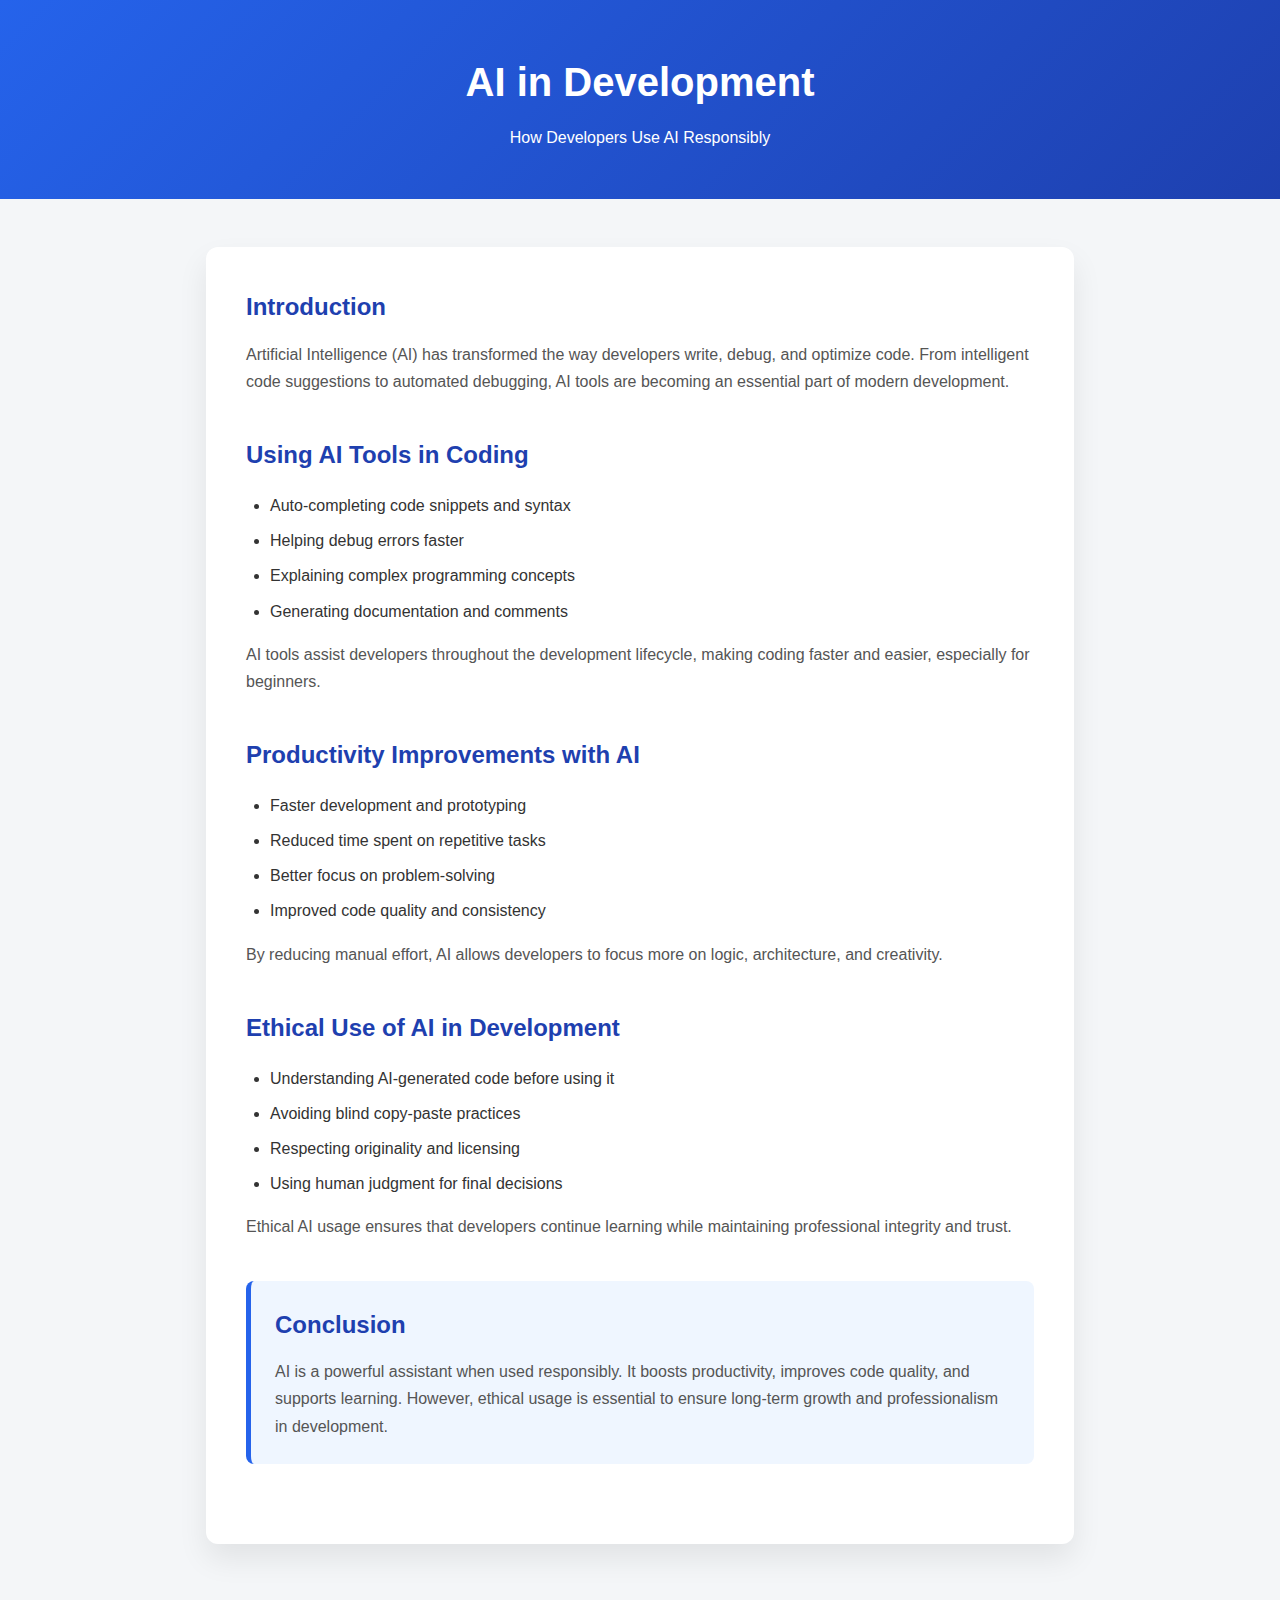
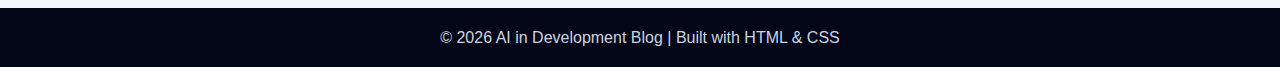
<file: Html,css/Blog layout/index.html>
<!DOCTYPE html>
<html lang="en">
<head>
  <meta charset="UTF-8">
  <meta name="viewport" content="width=device-width, initial-scale=1.0">
  <title>AI in Development Blog</title>
  <link rel="stylesheet" href="style.css">
</head>
<body>

<header class="header">
  <h1>AI in Development</h1>
  <p>How Developers Use AI Responsibly</p>
</header>

<main class="container">

  <article class="blog">

    <div class="intro">
      <h2>Introduction</h2>
      <p>
        Artificial Intelligence (AI) has transformed the way developers write,
        debug, and optimize code. From intelligent code suggestions to automated
        debugging, AI tools are becoming an essential part of modern development.
      </p>
    </div>

    <div>
      <h2>Using AI Tools in Coding</h2>
      <ul>
        <li>Auto-completing code snippets and syntax</li>
        <li>Helping debug errors faster</li>
        <li>Explaining complex programming concepts</li>
        <li>Generating documentation and comments</li>
      </ul>
      <p>
        AI tools assist developers throughout the development lifecycle, making
        coding faster and easier, especially for beginners.
      </p>
    </div>

    <div>
      <h2>Productivity Improvements with AI</h2>
      <ul>
        <li>Faster development and prototyping</li>
        <li>Reduced time spent on repetitive tasks</li>
        <li>Better focus on problem-solving</li>
        <li>Improved code quality and consistency</li>
      </ul>
      <p>
        By reducing manual effort, AI allows developers to focus more on logic,
        architecture, and creativity.
      </p>
    </div>

    <div>
      <h2>Ethical Use of AI in Development</h2>
      <ul>
        <li>Understanding AI-generated code before using it</li>
        <li>Avoiding blind copy-paste practices</li>
        <li>Respecting originality and licensing</li>
        <li>Using human judgment for final decisions</li>
      </ul>
      <p>
        Ethical AI usage ensures that developers continue learning while
        maintaining professional integrity and trust.
      </p>
    </div>

    <div class="conclusion">
      <h2>Conclusion</h2>
      <p>
        AI is a powerful assistant when used responsibly. It boosts productivity,
        improves code quality, and supports learning. However, ethical usage is
        essential to ensure long-term growth and professionalism in development.
      </p>
    </div>

  </article>

</main>

<footer class="footer">
  <p>© 2026 AI in Development Blog | Built with HTML & CSS</p>
</footer>

</body>
</html>
</file>
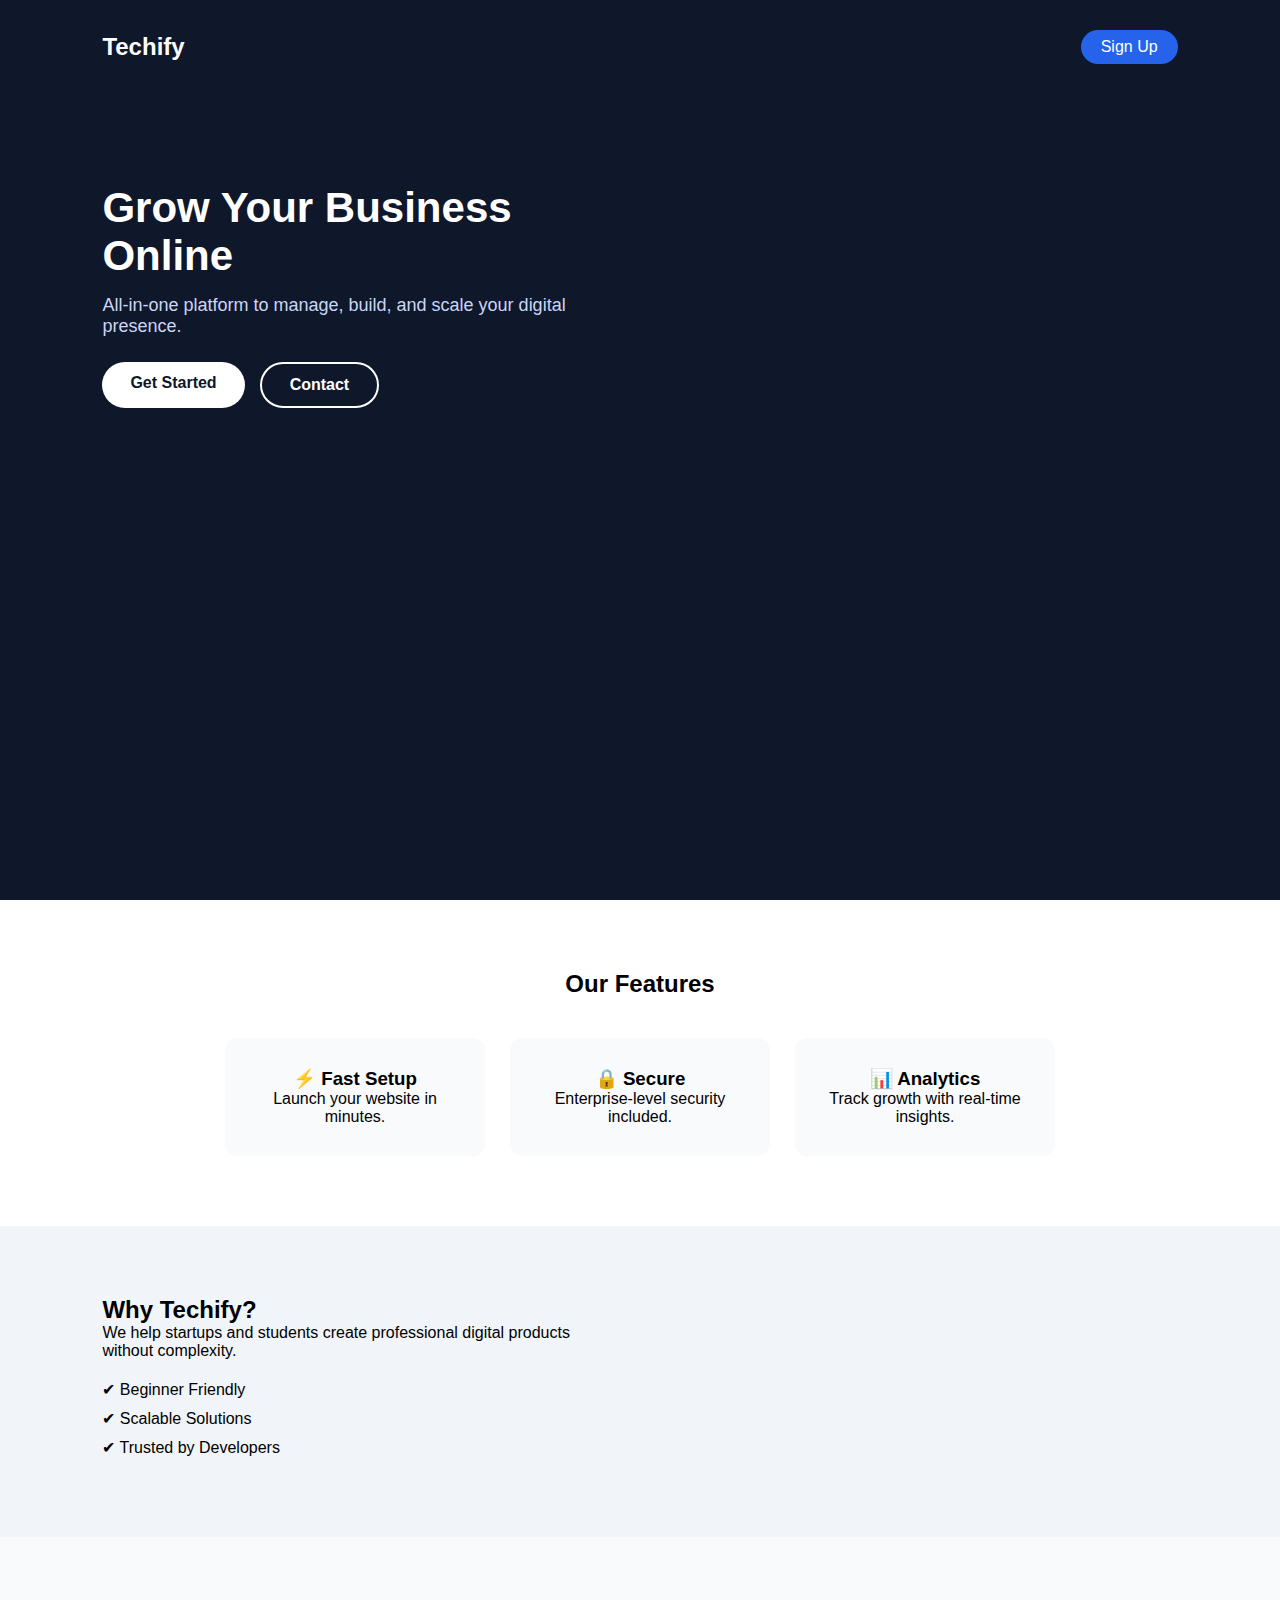
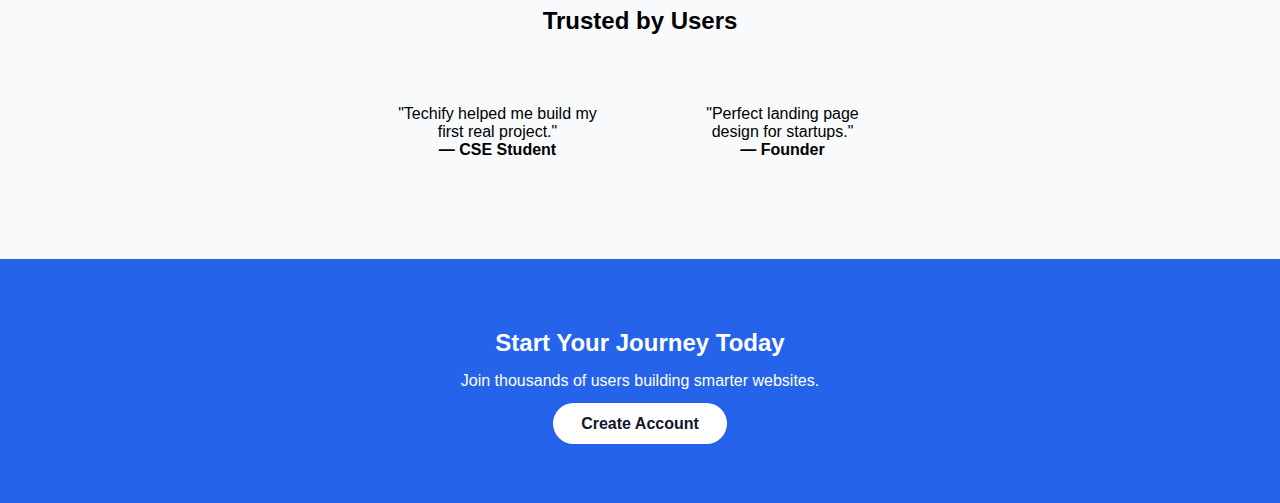
<file: Html,css/Landing Page/index.html>
<!DOCTYPE html>
<html lang="en">
<head>
    <meta charset="UTF-8">
    <title>SaaS Landing Page</title>
    <link rel="stylesheet" href="style.css">
</head>
<body>

    <!-- HERO -->
    <header class="hero">
        <nav class="navbar">
            <h2 class="logo">Techify</h2>
            <a href="#" class="nav-btn">Sign Up</a>
        </nav>

        <div class="hero-text">
            <h1>Grow Your Business Online</h1>
            <p>All-in-one platform to manage, build, and scale your digital presence.</p>
            <div class="hero-buttons">
                <a href="#" class="btn primary">Get Started</a>
                <a href="#" class="btn secondary">Contact</a>
            </div>
        </div>
    </header>

    <!-- FEATURES -->
    <section class="features">
        <h2>Our Features</h2>
        <div class="cards">
            <div class="card">
                <h3>⚡ Fast Setup</h3>
                <p>Launch your website in minutes.</p>
            </div>
            <div class="card">
                <h3>🔒 Secure</h3>
                <p>Enterprise-level security included.</p>
            </div>
            <div class="card">
                <h3>📊 Analytics</h3>
                <p>Track growth with real-time insights.</p>
            </div>
        </div>
    </section>

    <!-- BENEFITS -->
    <section class="benefits">
        <div class="benefit-text">
            <h2>Why Techify?</h2>
            <p>We help startups and students create professional digital products without complexity.</p>
            <ul>
                <li>✔ Beginner Friendly</li>
                <li>✔ Scalable Solutions</li>
                <li>✔ Trusted by Developers</li>
            </ul>
        </div>
    </section>

    <!-- TESTIMONIALS -->
    <section class="testimonials">
        <h2>Trusted by Users</h2>
        <div class="cards">
            <div class="card">
                <p>"Techify helped me build my first real project."</p>
                <h4>— CSE Student</h4>
            </div>
            <div class="card">
                <p>"Perfect landing page design for startups."</p>
                <h4>— Founder</h4>
            </div>
        </div>
    </section>

    <!-- CTA -->
    <section class="cta">
        <h2>Start Your Journey Today</h2>
        <p>Join thousands of users building smarter websites.</p>
        <a href="#" class="btn primary">Create Account</a>
    </section>

</body>
</html>
</file>
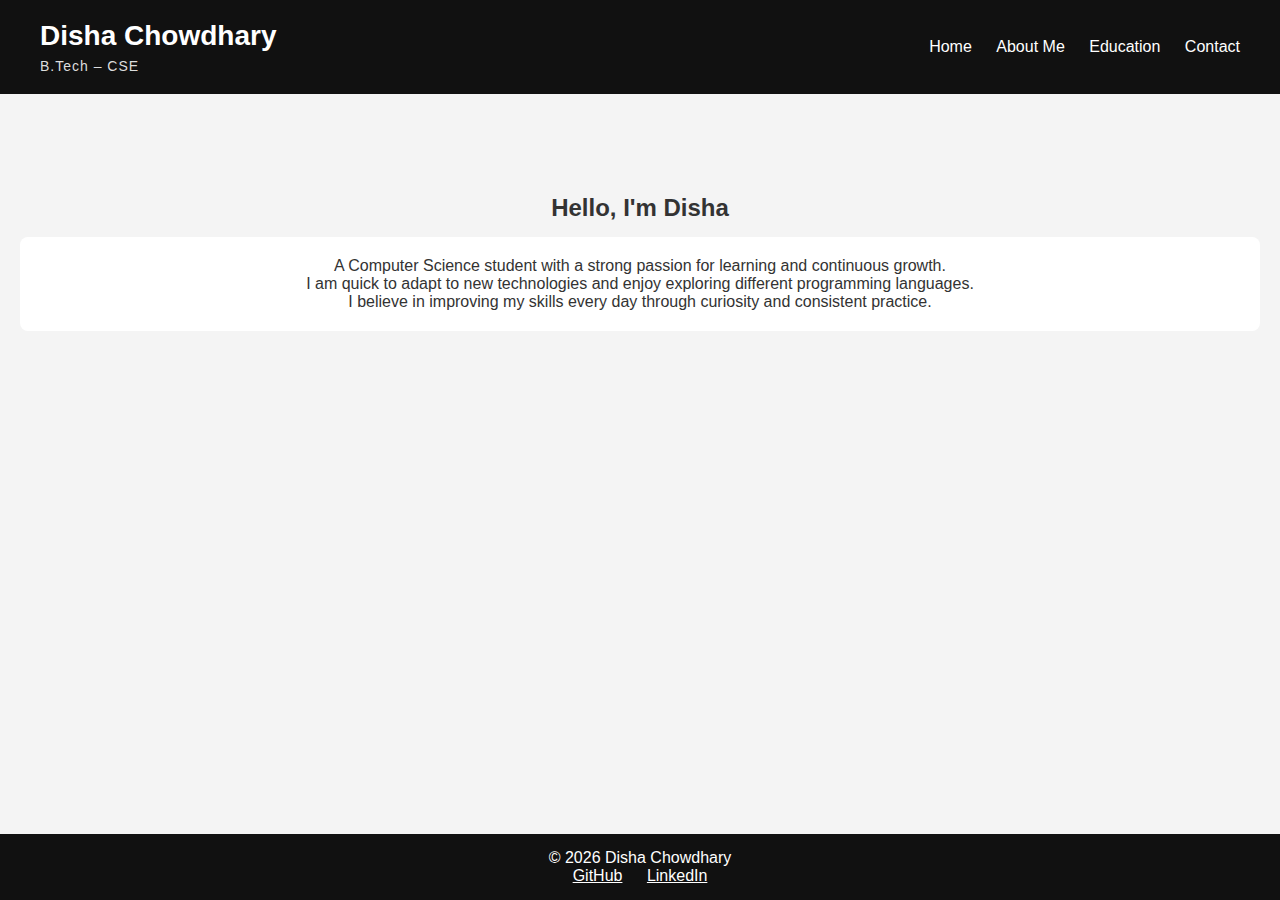
<file: Html,css/Portfolio website/index.html>
<!doctype html>
<html lang="en">
  <head>
    <meta charset="UTF-8" />
    <title>Home | Portfolio</title>
    <link rel="stylesheet" href="style.css" />
  </head>
  <body>
    <header>
      <div class="logo">
        <h1>Disha Chowdhary</h1>
        <p>B.Tech – CSE</p>
      </div>

      <nav>
        <a href="index.html">Home</a>
        <a href="about.html">About Me</a>
        <a href="education.html">Education</a>
        <a href="contact.html">Contact</a>
      </nav>
    </header>
    <main>
      <section class="home">
        <h2>Hello, I'm Disha</h2>
        <div class="intro">
          <p>
            A Computer Science student with a strong passion for learning and
            continuous growth.<br />
            I am quick to adapt to new technologies and enjoy exploring
            different programming languages.<br />
            I believe in improving my skills every day through curiosity and
            consistent practice.<br />
          </p>
        </div>
      </section>
    </main>

    <footer>
      <p>© 2026 Disha Chowdhary</p>
      <div class="social">
        <a href="#">GitHub</a>
        <a href="#">LinkedIn</a>
      </div>
    </footer>
  </body>
</html>
</file>
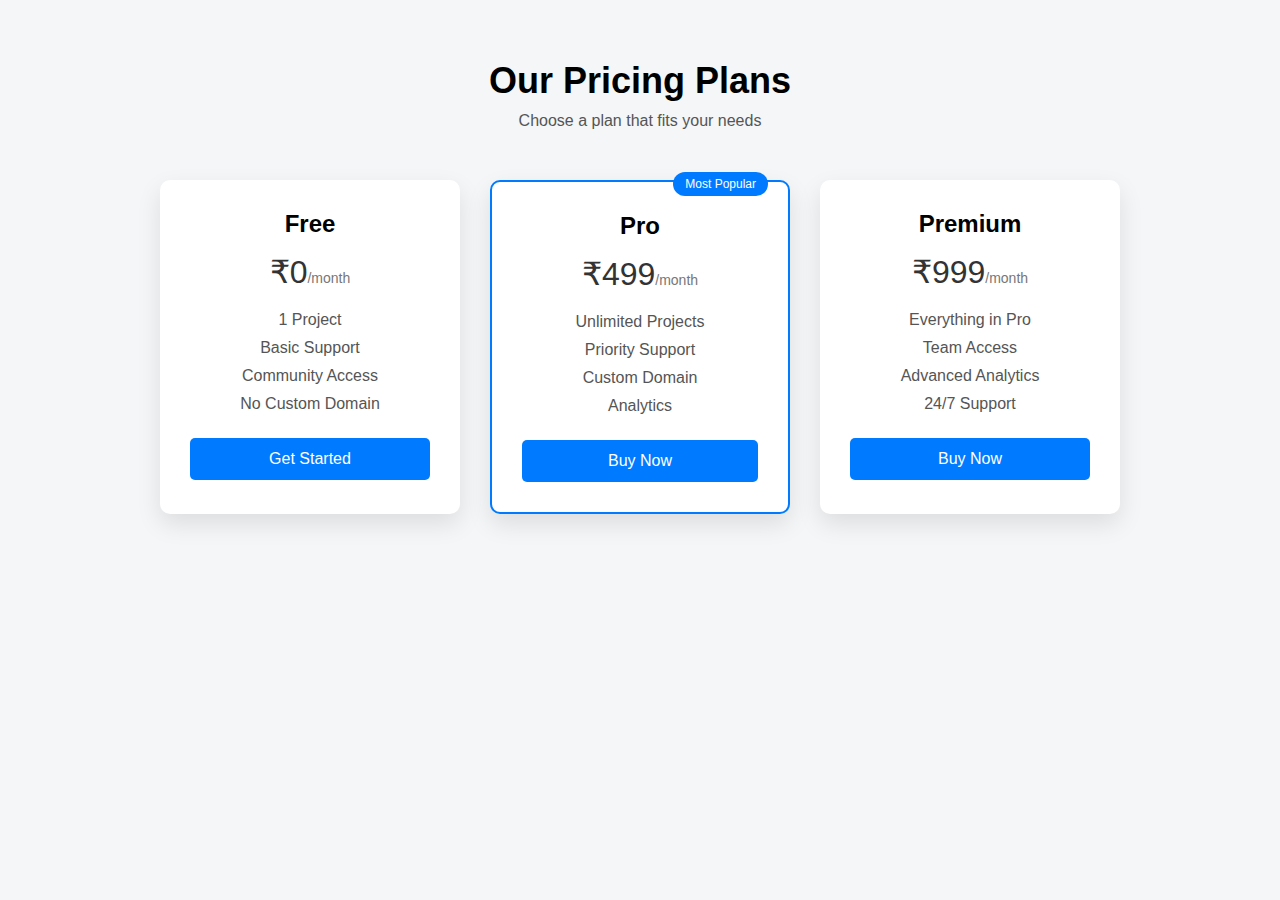
<file: Html,css/Pricing page/index.html>
<!DOCTYPE html>
<html lang="en">
<head>
    <meta charset="UTF-8">
    <meta name="viewport" content="width=device-width, initial-scale=1.0">
    <title>Pricing Page</title>
    <link rel="stylesheet" href="style.css">
</head>
<body>

<section class="pricing">
    <h1>Our Pricing Plans</h1>
    <p class="subtitle">Choose a plan that fits your needs</p>

    <div class="pricing-container">

        <!-- Free Plan -->
        <div class="pricing-card">
            <h2>Free</h2>
            <p class="price">₹0<span>/month</span></p>
            <ul>
                <li>1 Project</li>
                <li>Basic Support</li>
                <li>Community Access</li>
                <li>No Custom Domain</li>
            </ul>
            <button>Get Started</button>
        </div>

        <!-- Pro Plan -->
        <div class="pricing-card popular">
            <span class="badge">Most Popular</span>
            <h2>Pro</h2>
            <p class="price">₹499<span>/month</span></p>
            <ul>
                <li> Unlimited Projects</li>
                <li> Priority Support</li>
                <li> Custom Domain</li>
                <li> Analytics</li>
            </ul>
            <button>Buy Now</button>
        </div>

        <!-- Premium Plan -->
        <div class="pricing-card">
            <h2>Premium</h2>
            <p class="price">₹999<span>/month</span></p>
            <ul>
                <li> Everything in Pro</li>
                <li> Team Access</li>
                <li> Advanced Analytics</li>
                <li> 24/7 Support</li>
            </ul>
            <button>Buy Now</button>
        </div>

    </div>
</section>

</body>
</html>
</file>
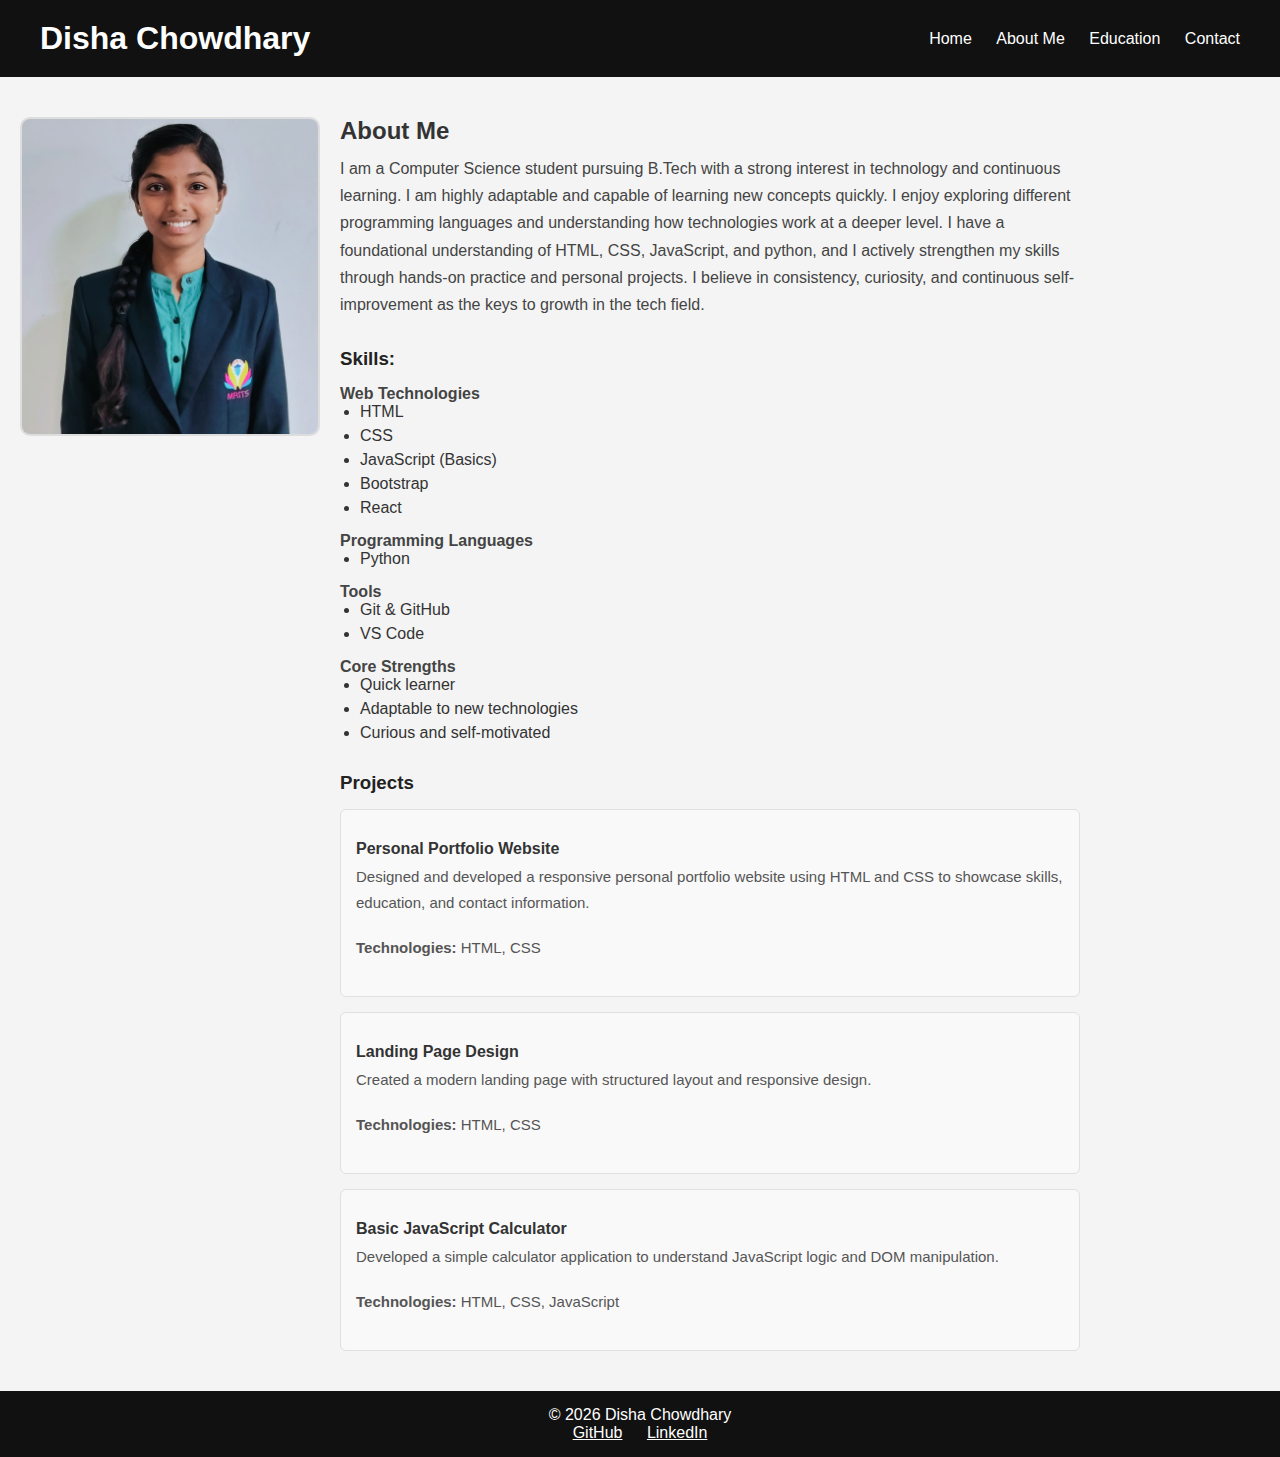
<file: Html,css/Portfolio website/about.html>
<!doctype html>
<html lang="en">
  <head>
    <meta charset="UTF-8" />
    <title>About Me</title>
    <link rel="stylesheet" href="style.css" />
  </head>
  <body>
    <header>
      <h1 class="logo">Disha Chowdhary</h1>
      <nav>
        <a href="index.html">Home</a>
        <a href="about.html">About Me</a>
        <a href="education.html">Education</a>
        <a href="contact.html">Contact</a>
      </nav>
    </header>
    <main>
      <section class="about">
        <img src="DISHA PHOTO.jpg" alt="My Photo" />

        <div class="about-text">
          <h2>About Me</h2>
          <p>
            I am a Computer Science student pursuing B.Tech with a strong
            interest in technology and continuous learning. I am highly
            adaptable and capable of learning new concepts quickly. I enjoy
            exploring different programming languages and understanding how
            technologies work at a deeper level. I have a foundational
            understanding of HTML, CSS, JavaScript, and python, and I actively
            strengthen my skills through hands-on practice and personal
            projects. I believe in consistency, curiosity, and continuous
            self-improvement as the keys to growth in the tech field.
          </p>
          <h3><b>Skills:</b></h3>

          <h4>Web Technologies</h4>
          <ul>
            <li>HTML</li>
            <li>CSS</li>
            <li>JavaScript (Basics)</li>
            <li>Bootstrap</li>
            <li>React</li>
          </ul>

          <h4>Programming Languages</h4>
          <ul>
            <li>Python</li>
          </ul>

          <h4>Tools</h4>
          <ul>
            <li>Git & GitHub</li>
            <li>VS Code</li>
          </ul>

          <h4>Core Strengths</h4>
          <ul>
            <li>Quick learner</li>
            <li>Adaptable to new technologies</li>
            <li>Curious and self-motivated</li>
          </ul>
          <h3>Projects</h3>

          <div class="project">
            <h4>Personal Portfolio Website</h4>
            <p>
              Designed and developed a responsive personal portfolio website
              using HTML and CSS to showcase skills, education, and contact
              information.
            </p>
            <p><strong>Technologies:</strong> HTML, CSS</p>
          </div>

          <div class="project">
            <h4>Landing Page Design</h4>
            <p>
              Created a modern landing page with structured layout and
              responsive design.
            </p>
            <p><strong>Technologies:</strong> HTML, CSS</p>
          </div>

          <div class="project">
            <h4>Basic JavaScript Calculator</h4>
            <p>
              Developed a simple calculator application to understand JavaScript
              logic and DOM manipulation.
            </p>
            <p><strong>Technologies:</strong> HTML, CSS, JavaScript</p>
          </div>
        </div>
      </section>
    </main>

    <footer>
      <p>© 2026 Disha Chowdhary</p>
      <div class="social">
        <a href="#">GitHub</a>
        <a href="#">LinkedIn</a>
      </div>
    </footer>
  </body>
</html>
</file>
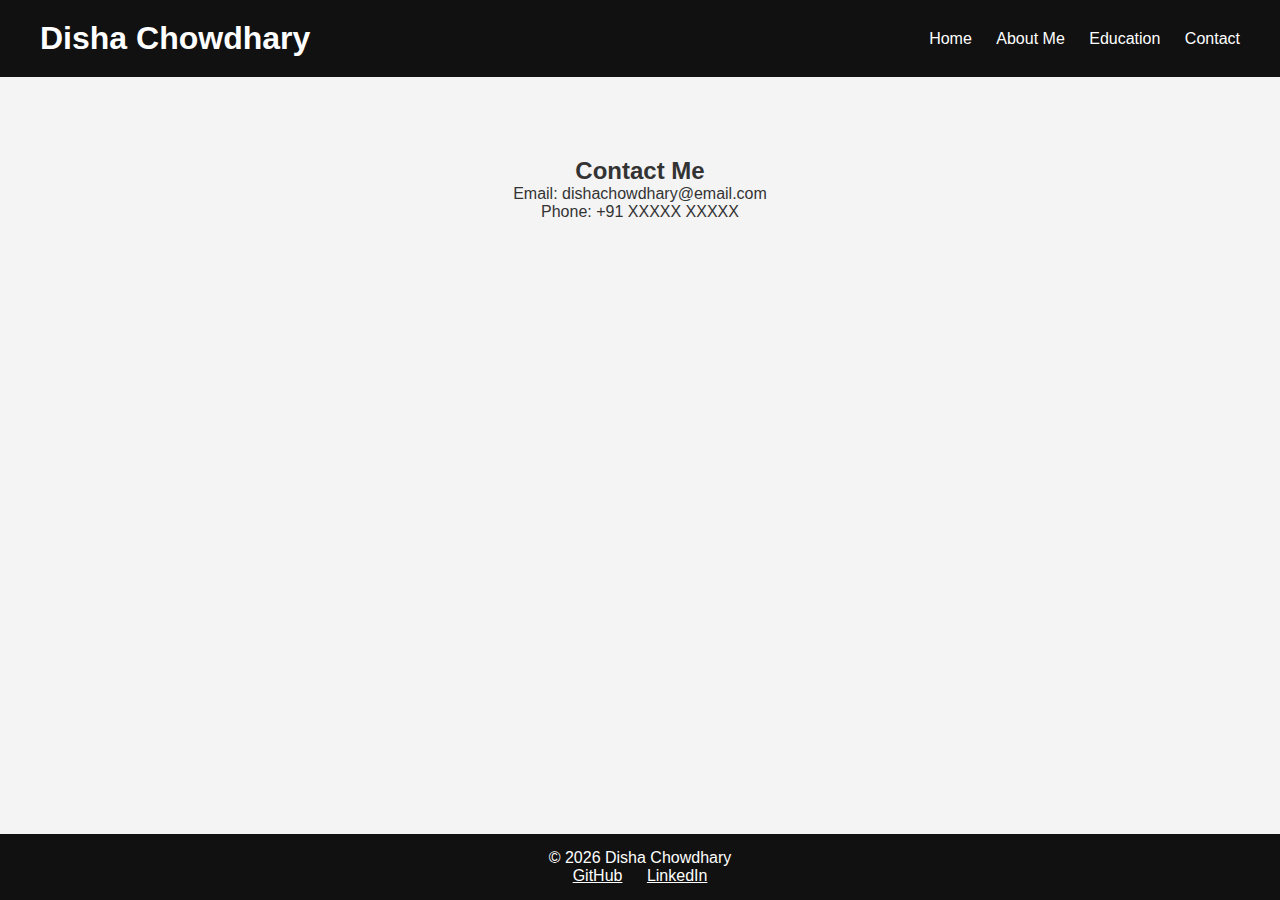
<file: Html,css/Portfolio website/Contact.html>
<!doctype html>
<html lang="en">
  <head>
    <meta charset="UTF-8" />
    <title>Contact</title>
    <link rel="stylesheet" href="style.css" />
  </head>
  <body>
    <header>
      <h1 class="logo">Disha Chowdhary</h1>
      <nav>
        <a href="index.html">Home</a>
        <a href="about.html">About Me</a>
        <a href="education.html">Education</a>
        <a href="contact.html">Contact</a>
      </nav>
    </header>
    <main>
      <section class="contact">
        <h2>Contact Me</h2>

        <p>Email: dishachowdhary@email.com</p>
        <p>Phone: +91 XXXXX XXXXX</p>
        <div class="social-icons">
          <a href="#" target="_blank">
            <i class="fab fa-linkedin"></i>
          </a>
          <a href="#" target="_blank">
            <i class="fab fa-github"></i>
          </a>
          <a href="#" target="_blank">
            <i class="fab fa-instagram"></i>
          </a>
        </div>
      </section>
    </main>

    <footer>
      <p>© 2026 Disha Chowdhary</p>
      <div class="social">
        <a href="#">GitHub</a>
        <a href="#">LinkedIn</a>
      </div>
    </footer>
  </body>
</html>
</file>
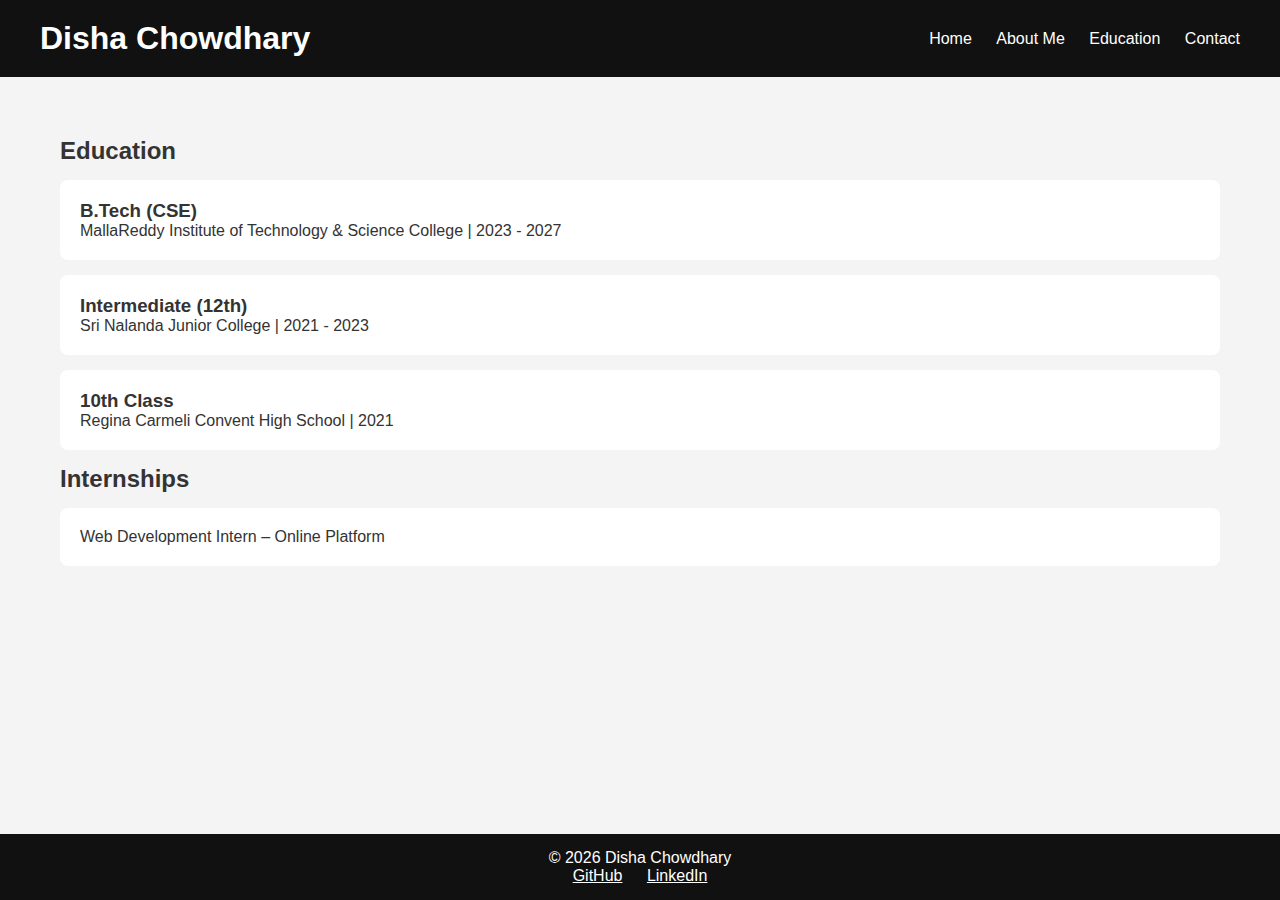
<file: Html,css/Portfolio website/Education.html>
<!DOCTYPE html>
<html lang="en">
<head>
    <meta charset="UTF-8">
    <title>Education</title>
    <link rel="stylesheet" href="style.css">
</head>
<body>

<header>
    <h1 class="logo">Disha Chowdhary</h1>
    <nav>
        <a href="index.html">Home</a>
        <a href="about.html">About Me</a>
        <a href="education.html">Education</a>
        <a href="contact.html">Contact</a>
    </nav>
</header>

<section class="education">
    <h2>Education</h2>

    <div class="edu-box">
        <h3>B.Tech (CSE)</h3>
        <p>MallaReddy Institute of Technology & Science College | 2023 - 2027</p>
    </div>

    <div class="edu-box">
        <h3>Intermediate (12th)</h3>
        <p>Sri Nalanda Junior College | 2021 - 2023</p>
    </div>

    <div class="edu-box">
        <h3>10th Class</h3>
        <p>Regina Carmeli Convent High School | 2021</p>
    </div>

    <h2>Internships</h2>
    <div class="edu-box">
        <p>Web Development Intern – Online Platform</p>
    </div>
</section>

<footer>
    <p>© 2026 Disha Chowdhary</p>
    <div class="social">
        <a href="#">GitHub</a>
        <a href="#">LinkedIn</a>
    </div>
</footer>

</body>
</html>
</file>
<file: Html,css/Blog layout/style.css>
* {
  margin: 0;
  padding: 0;
  box-sizing: border-box;
  font-family: "Segoe UI", sans-serif;
}

body {
  background-color: #f4f6f8;
  color: #333;
  line-height: 1.7;
}

/* Header */
.header {
  background: linear-gradient(135deg, #2563eb, #1e40af);
  color: #fff;
  text-align: center;
  padding: 3rem 1rem;
}

.header h1 {
  font-size: 2.5rem;
  margin-bottom: 0.5rem;
}

/* Main Container */
.container {
  max-width: 900px;
  margin: 3rem auto;
  padding: 0 1rem;
}

/* Blog Article */
.blog {
  background: #ffffff;
  padding: 2.5rem;
  border-radius: 12px;
  box-shadow: 0 15px 30px rgba(0,0,0,0.08);
}

.blog div {
  margin-bottom: 2.5rem;
}

.blog h2 {
  color: #1e40af;
  margin-bottom: 0.8rem;
}

.blog p {
  color: #555;
}

.blog ul {
  margin: 1rem 0 1rem 1.5rem;
}

.blog li {
  margin-bottom: 0.5rem;
}

/* Conclusion Highlight */
.conclusion {
  background: #eff6ff;
  padding: 1.5rem;
  border-left: 5px solid #2563eb;
  border-radius: 8px;
}

/* Footer */
.footer {
  margin-top: 4rem;
  background: #020617;
  color: #cbd5e1;
  text-align: center;
  padding: 1rem;
}

/* Responsive */
@media (max-width: 768px) {
  .header h1 {
    font-size: 2rem;
  }

  .blog {
    padding: 1.5rem;
  }
}
</file>
<file: Html,css/Landing Page/style.css>
* {
    margin: 0;
    padding: 0;
    box-sizing: border-box;
    font-family: "Segoe UI", sans-serif;
}

/* HERO */
.hero {
    background: #0f172a;
    color: white;
    height: 100vh;
    padding: 30px 8%;
}

.navbar {
    display: flex;
    justify-content: space-between;
    align-items: center;
}

.logo {
    font-size: 24px;
}

.nav-btn {
    background: #2563eb;
    padding: 8px 20px;
    color: white;
    text-decoration: none;
    border-radius: 20px;
}

.hero-text {
    margin-top: 120px;
    max-width: 500px;
}

.hero-text h1 {
    font-size: 42px;
    margin-bottom: 15px;
}

.hero-text p {
    font-size: 18px;
    margin-bottom: 25px;
    color: #cbd5f5;
}

.hero-buttons {
    display: flex;
    gap: 15px;
}

.btn {
    padding: 12px 28px;
    text-decoration: none;
    border-radius: 25px;
    font-weight: bold;
}

.primary {
    background: #2563eb;
    color: white;
}

.secondary {
    border: 2px solid white;
    color: white;
}

/* FEATURES */
.features {
    padding: 70px 8%;
    text-align: center;
}

.cards {
    display: flex;
    justify-content: center;
    gap: 25px;
    flex-wrap: wrap;
    margin-top: 40px;
}

.card {
    background: #f8fafc;
    padding: 30px;
    width: 260px;
    border-radius: 12px;
}

/* BENEFITS */
.benefits {
    background: #f1f5f9;
    padding: 70px 8%;
}

.benefit-text {
    max-width: 500px;
}

.benefit-text ul {
    margin-top: 20px;
    list-style: none;
}

.benefit-text li {
    margin-bottom: 10px;
}

/* TESTIMONIALS */
.testimonials {
    padding: 70px 8%;
    text-align: center;
    background: #f8fafc;
}

/* CTA */
.cta {
    background: #2563eb;
    color: white;
    text-align: center;
    padding: 70px 8%;
}

.cta p {
    margin: 15px 0 25px;
}
.btn.primary{
    color:#0f172a;
    background:white;
}
</file>
<file: Html,css/Portfolio website/style.css>
* {
    margin: 0;
    padding: 0;
    box-sizing: border-box;
    font-family: Arial, sans-serif;
}

body {
    margin: 0px;
    background: #f4f4f4;
    color: #333;
    height:100%;
    display: flex;
    flex-direction: column;
    min-height: 100vh;
}
.intro{
    background: white;
padding: 20px;
margin: 15px 0;
border-radius: 8px;
}
/* Logo block */
/* .logo { */
    /* display: flex; */
    /* flex-direction: column; */
/* } */

/* Name */
.logo h1 {
    font-size: 28px;
    color: white;
    margin-bottom: 6px;
}


/* Degree text */
.logo p {
    font-size: 14px;
    color: #dddddd;
    letter-spacing: 1px;
}

/* Header */
header {
    background: #111;
    color: white;
    display: flex;
    justify-content: space-between;
    align-items:center;
    padding: 20px 40px;
}

nav a {
    color: white;
    margin-left: 20px;
    text-decoration: none;
    font-size:16px;
}

/* Home */
.home {
    text-align: center;
    padding: 100px 20px;
}

/* About */
/* ===== ABOUT PAGE (SIMPLE STYLE) ===== */
.about {
    max-width: 1100px;
    margin: 0px ;  /*  "auto" -center the whole section properly */
    padding: 40px 20px;  /* reduce side padding */
    display: flex;
    gap: 20px;
    align-items: flex-start;
    justify-content: center;
}

/* Photo */
.about img {
    width: 300px;
    border-radius: 10px;
    border: 2px solid #ddd;
    flex-shrink: 0;   /* prevents image shrinking */
}

/* Text Content */
.about-text {
    flex: 1;
}

.about-text h2 {
    margin-bottom: 10px;
    color: #333;
}

.about-text p {
    line-height: 1.7;
    margin-bottom: 20px;
    color: #444;
}

/* Section Headings */
.about-text h3 {
    margin-top: 30px;
    margin-bottom: 10px;
    color: #222;
}

.about-text h4 {
    margin-top: 15px;
    color: #444;
}

/* Lists */
.about-text ul {
    margin-left: 20px;
    margin-bottom: 10px;
}

.about-text ul li {
    margin-bottom: 6px;
}

/* Projects */
.project {
    background: #f9f9f9;
    padding: 15px;
    margin-top: 15px;
    border-radius: 6px;
    border: 1px solid #e0e0e0;
}

.project h4 {
    margin-bottom: 6px;
    color: #333;
}

.project p {
    font-size: 15px;
    color: #555;
}

/* Responsive */
@media (max-width: 800px) {
    .about {
        flex-direction: column;
        align-items: center;
        text-align: center;
    }

    .about img {
        width: 200px;
    }

    .about-text ul {
        text-align: left;
    }
}


/* Education */
.education {
    padding: 60px;
}

.edu-box {
    background: white;
    padding: 20px;
    margin: 15px 0;
    border-radius: 8px;
}

/* Contact */
.contact {
    text-align: center;
    padding: 80px;
}
/* Footer */
footer {
    background: #111;
    color: white;
    text-align: center;
    margin-top: auto;
    padding: 15px;
}


.social a {
    color: white;
    margin: 0 10px;
}
</file>
<file: Html,css/Pricing page/style.css>
* {
    margin: 0;
    padding: 0;
    box-sizing: border-box;
    font-family: Arial, sans-serif;
}

body {
    background: #f4f6f8;
}

.pricing {
    text-align: center;
    padding: 60px 20px;
}

.pricing h1 {
    font-size: 36px;
    margin-bottom: 10px;
}

.subtitle {
    color: #555;
    margin-bottom: 50px;
}

.pricing-container {
    display: flex;
    justify-content: center;
    gap: 30px;
    flex-wrap: wrap;
}

.pricing-card {
    background: #fff;
    width: 300px;
    padding: 30px;
    border-radius: 10px;
    box-shadow: 0 10px 25px rgba(0,0,0,0.1);
    transition: transform 0.3s;
    position: relative;
}

.pricing-card:hover {
    transform: translateY(-10px);
}

.pricing-card h2 {
    font-size: 24px;
    margin-bottom: 15px;
}

.price {
    font-size: 32px;
    margin-bottom: 20px;
    color: #333;
}

.price span {
    font-size: 14px;
    color: #777;
}

.pricing-card ul {
    list-style: none;
    margin-bottom: 25px;
}

.pricing-card ul li {
    margin: 10px 0;
    color: #555;
}

.pricing-card button {
    width: 100%;
    padding: 12px;
    border: none;
    background: #007bff;
    color: white;
    font-size: 16px;
    border-radius: 5px;
    cursor: pointer;
}

.pricing-card button:hover {
    background: #0056b3;
}

/* Highlighted Plan */
.popular {
    border: 2px solid #007bff;
}

.badge {
    position: absolute;
    top: -10px;
    right: 20px;
    background: #007bff;
    color: white;
    padding: 5px 12px;
    font-size: 12px;
    border-radius: 20px;
 }
</file>
